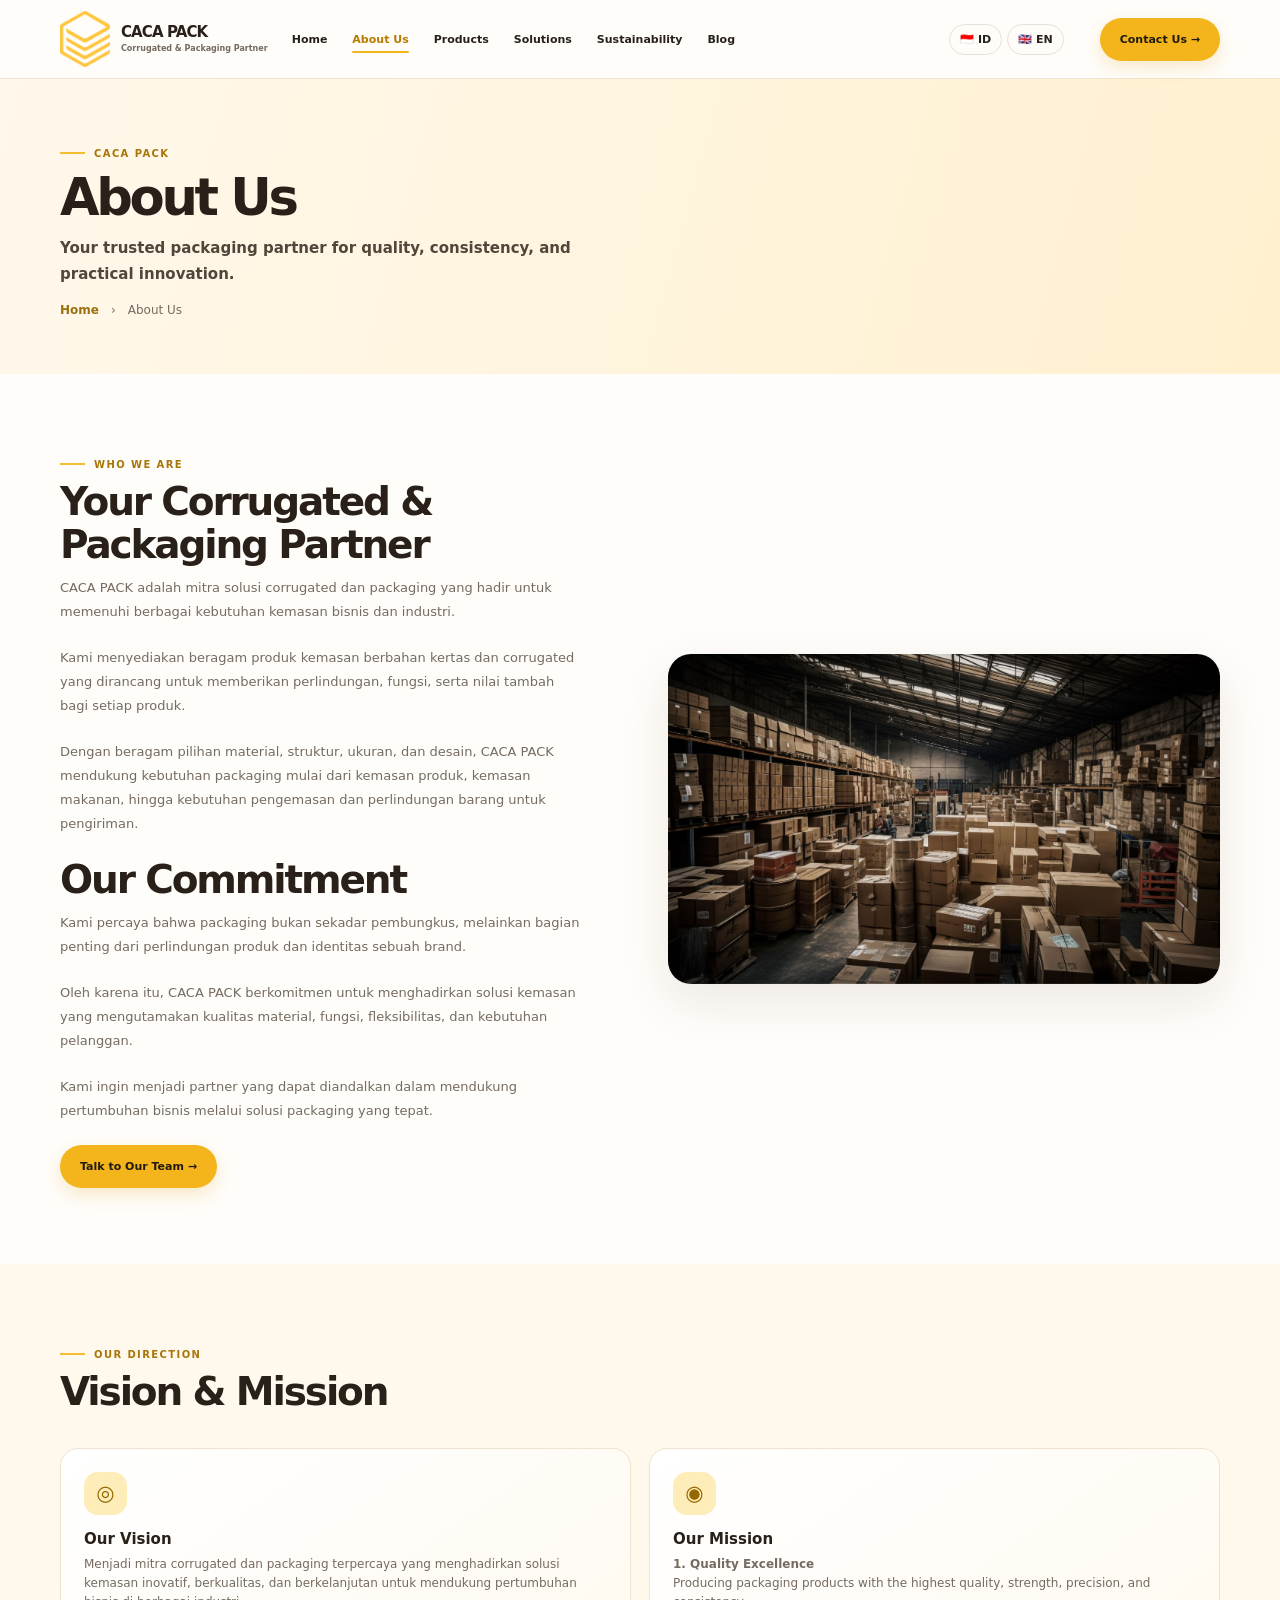
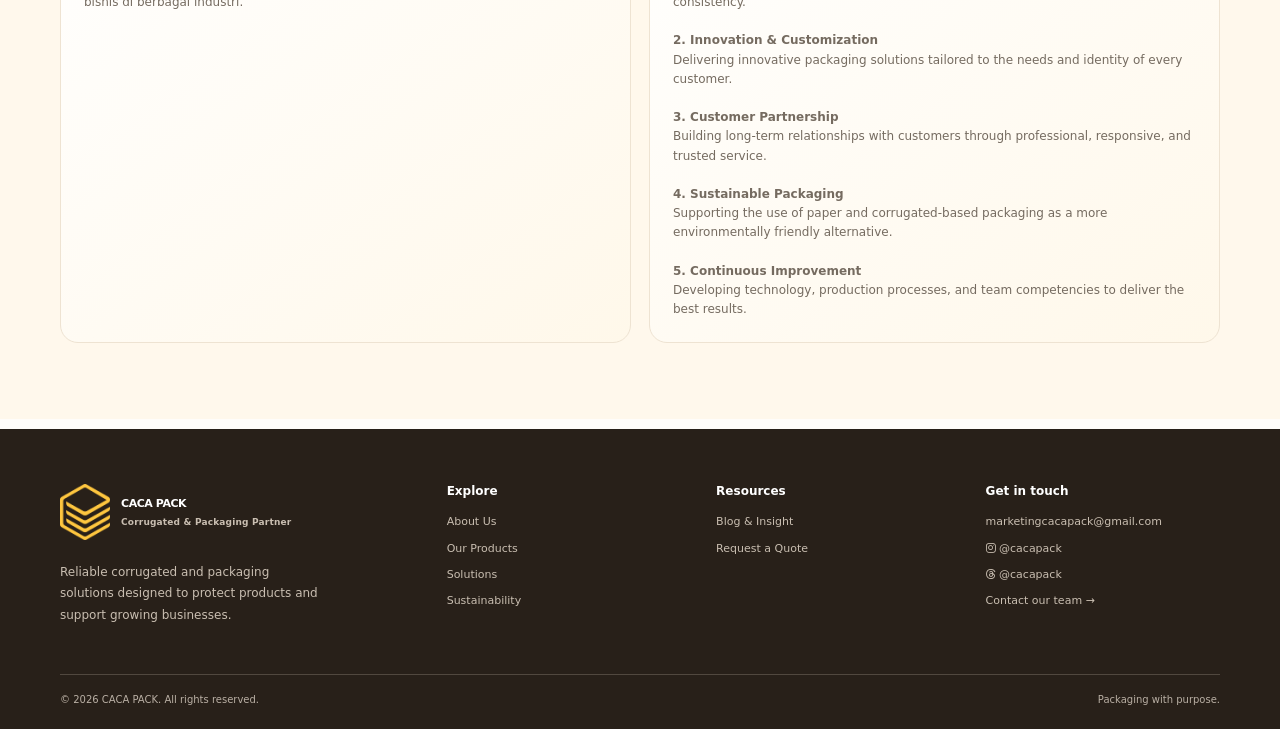
<file: about.html>
<!doctype html>
<html lang="en">
<head>
  <meta charset="utf-8">
  <meta name="viewport" content="width=device-width, initial-scale=1">
  <meta name="description" content="CACA PACK corrugated and packaging solutions">
  <title>About Us | CACA PACK</title>
  <link rel="stylesheet" href="styles.css">
  <link
  rel="stylesheet"
  href="https://cdnjs.cloudflare.com/ajax/libs/font-awesome/6.7.2/css/all.min.css"
/>

</head>
<body>
  <header>
    <div class="container nav">
      <a class="brand" href="index.html" aria-label="about">
      <img src="asset/logo.png">
        <span class="brand-name">CACA PACK<small>Corrugated & Packaging Partner</small></span>
      </a>
      <button class="menu-toggle" aria-label="Open navigation" aria-expanded="false">☰</button>
      <nav class="navlinks">
        <a href="index.html" class="">Home</a>
        <a href="about.html" class="active">About Us</a>
        <a href="products.html" class="">Products</a>
        <a href="solutions.html" class="">Solutions</a>
        <a href="sustainability.html" class="">Sustainability</a>
        <a href="blog.html" class="">Blog</a>
      </nav>
      <a class="btn" href="contact.html">Contact Us →</a>
    </div>
  </header>

  <section class="page-hero">
    <div class="container">
      <span class="eyebrow">CACA PACK</span>
      <h1>About Us</h1>
      <p class="lead">Your trusted packaging partner for quality, consistency, and practical innovation.</p>
      <div class="crumb">
        <a href="index.html">Home</a>　›　About Us
      </div>
    </div>
  </section>

  <main>
    <section>
      <div class="container split">
        <div class="copy">
          <span class="eyebrow">Who we are</span>
          <h2>Your Corrugated & Packaging Partner</h2>
          <p>CACA PACK adalah mitra solusi corrugated dan packaging yang hadir untuk memenuhi berbagai kebutuhan kemasan bisnis dan industri.</p>
          <p>Kami menyediakan beragam produk kemasan berbahan kertas dan corrugated yang dirancang untuk memberikan perlindungan, fungsi, serta nilai tambah bagi setiap produk.</p>
          <p>Dengan beragam pilihan material, struktur, ukuran, dan desain, CACA PACK mendukung kebutuhan packaging mulai dari kemasan produk, kemasan makanan, hingga kebutuhan pengemasan dan perlindungan barang untuk pengiriman.</p>
          
          <H2>Our Commitment</H2>
          <p>Kami percaya bahwa packaging bukan sekadar pembungkus, melainkan bagian penting dari perlindungan produk dan identitas sebuah brand.</p>
          <p>Oleh karena itu, CACA PACK berkomitmen untuk menghadirkan solusi kemasan yang mengutamakan kualitas material, fungsi, fleksibilitas, dan kebutuhan pelanggan.</p>
          <p>Kami ingin menjadi partner yang dapat diandalkan dalam mendukung pertumbuhan bisnis melalui solusi packaging yang tepat.</p>
          <a class="btn" href="contact.html">Talk to Our Team →</a>
        </div>
        <div class="split-img">
          <img src="asset/home/3.jpg" alt="Packaging factory">
        </div>
      </div>
    </section>

    <section style="background:var(--cream)">
      <div class="container">
        <div class="section-head">
          <div>
            <span class="eyebrow">Our direction</span>
            <h2>Vision & Mission</h2>
          </div>
        </div>
        <div class="grid grid-2">
          <div class="icon-card">
            <div class="icon">◎</div>
            <h3>Our Vision</h3>
            <p>Menjadi mitra corrugated dan packaging terpercaya yang menghadirkan solusi kemasan inovatif, berkualitas, dan berkelanjutan untuk mendukung pertumbuhan bisnis di berbagai industri.</p>
          </div>
          <div class="icon-card">
            <div class="icon">◉</div>
            <h3>Our Mission</h3>
             <p>
              <strong>1. Quality Excellence</strong><br>
              Producing packaging products with the highest quality, strength, precision, and consistency.<br><br>
              <strong>2. Innovation & Customization</strong><br>
              Delivering innovative packaging solutions tailored to the needs and identity of every customer.<br><br>
              <strong>3. Customer Partnership</strong><br>
              Building long-term relationships with customers through professional, responsive, and trusted service.<br><br>
              <strong>4. Sustainable Packaging</strong><br>
              Supporting the use of paper and corrugated-based packaging as a more environmentally friendly alternative.<br><br>
              <strong>5. Continuous Improvement</strong><br>
              Developing technology, production processes, and team competencies to deliver the best results.
            </p>
          </div>
        </div>
      </div>
    </section>
  </main>

  <footer>
    <div class="container">
      <div class="footer-grid">
        <div>
          <a class="brand" href="index.html">
            <span><img src="asset/logo.png"></span>
            <span style="color:white">
              CACA PACK
              <small style="color:#c9beb1">Corrugated & Packaging Partner</small>
            </span>
          </a>
          <p style="max-width:260px;margin-top:18px">Reliable corrugated and packaging solutions designed to protect products and support growing businesses.</p>
        </div>
        <div>
          <h4>Explore</h4>
          <div class="footer-links">
            <a href="about.html">About Us</a>
            <a href="products.html">Our Products</a>
            <a href="solutions.html">Solutions</a>
            <a href="sustainability.html">Sustainability</a>
          </div>
        </div>
        <div>
          <h4>Resources</h4>
          <div class="footer-links">
            <a href="blog.html">Blog & Insight</a>
            <a href="contact.html">Request a Quote</a>
          </div>
        </div>
        <div> 
          <h4>Get in touch</h4>
          <div class="footer-links">
            <a href="marketingcacapack@gmail.com"> marketingcacapack@gmail.com</a>
            <a href="https://www.instagram.com/cacapack/"> <i class="fa-brands fa-instagram"></i> @cacapack</a>
            <a href="https://www.threads.com/@caca.pack?xmt=AQG0x4foAdvzgX38Ohn-9QdkGCNKvRKJUVE1vRJW42GY2ho"><i class="fa-brands fa-threads"></i> @cacapack</a>
            <a href="contact.html">Contact our team →</a>
          </div>
        </div>
      </div>
      <div class="copyright">
        <span>© <span data-year></span> CACA PACK. All rights reserved.</span>
        <span>Packaging with purpose.</span>
      </div>
    </div>
  </footer>

  <script src="script.js"></script>
  <script src="language.js"></script>
</body>
</html>
</file>
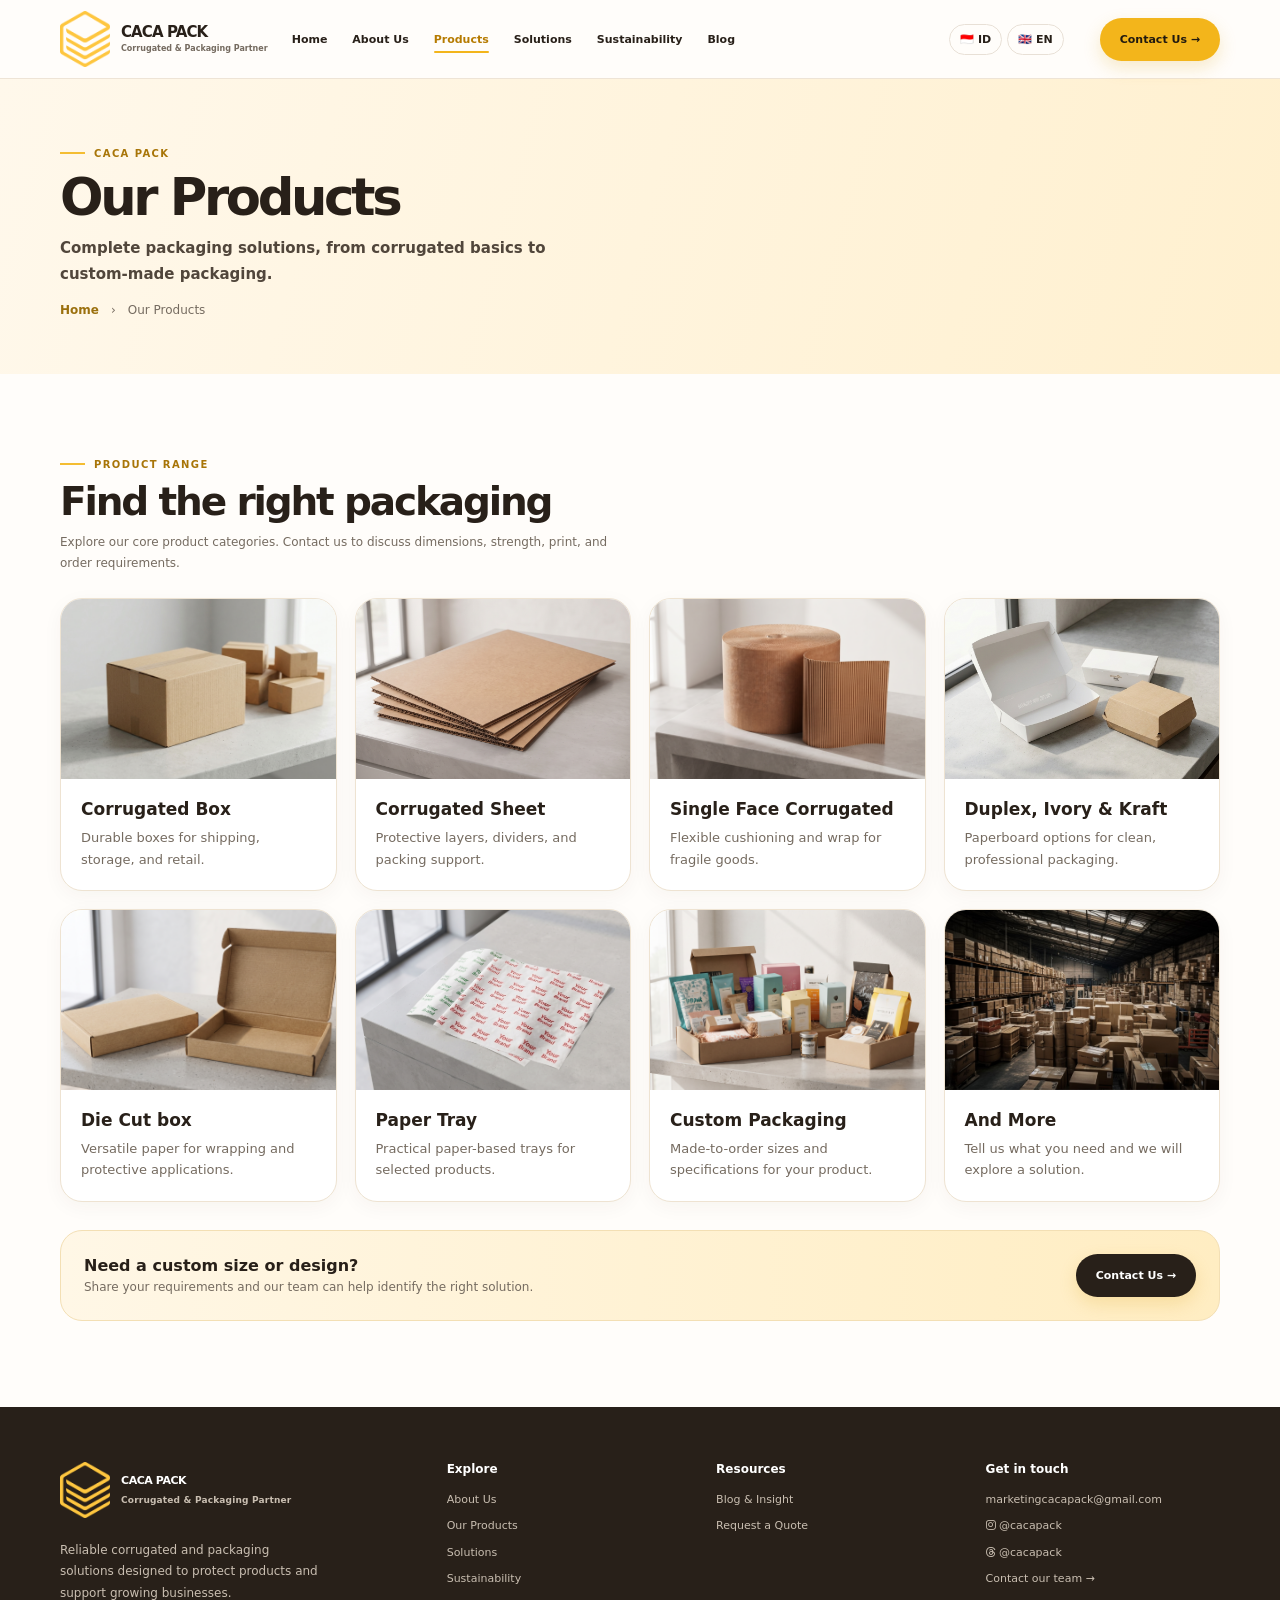
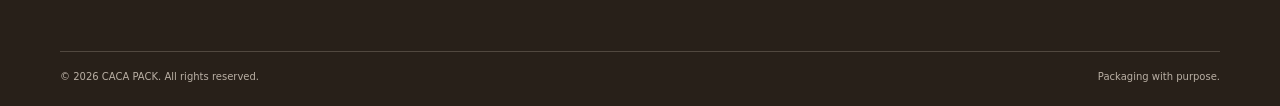
<file: products.html>
<!doctype html>
<html lang="en">
  <head>
    <meta charset="utf-8" />
    <meta name="viewport" content="width=device-width, initial-scale=1" />
    <meta
      name="description"
      content="CACA PACK corrugated and packaging solutions"
    />
    <title>Our Products | CACA PACK</title>
    <link rel="stylesheet" href="styles.css" />
    <link
  rel="stylesheet"
  href="https://cdnjs.cloudflare.com/ajax/libs/font-awesome/6.7.2/css/all.min.css"
/>
  </head>
  <body>
    <header>
      <div class="container nav">
        <a class="brand" href="index.html"
        ><img src="asset/logo.png">
        <span class="brand-name">CACA PACK<small>Corrugated & Packaging Partner</small></span>
      </a>
        <button
          class="menu-toggle"
          aria-label="Open navigation"
          aria-expanded="false"
        >
          ☰
        </button>
        <nav class="navlinks">
          <a href="index.html" class="">Home</a
          ><a href="about.html" class="">About Us</a
          ><a href="products.html" class="active">Products</a
          ><a href="solutions.html" class="">Solutions</a
          ><a href="sustainability.html" class="">Sustainability</a
          ><a href="blog.html" class="">Blog</a>
        </nav>
        <a class="btn" href="contact.html">Contact Us →</a>
      </div>
    </header>
    <section class="page-hero">
      <div class="container">
        <span class="eyebrow">CACA PACK</span>
        <h1>Our Products</h1>
        <p class="lead">
          Complete packaging solutions, from corrugated basics to custom-made
          packaging.
        </p>
        <div class="crumb"><a href="index.html">Home</a>　›　Our Products</div>
      </div>
    </section>
    <main>
      <section>
        <div class="container">
          <div class="section-head">
            <div>
              <span class="eyebrow">Product range</span>
              <h2>Find the right packaging</h2>
              <p>
                Explore our core product categories. Contact us to discuss
                dimensions, strength, print, and order requirements.
              </p>
            </div>
          </div>
          <div class="grid grid-4">
            <article class="card">
              <div class="card-img">
                <img
                  src="asset/home/f1.jpeg"
                  alt="Corrugated Box"
                  loading="lazy"
                />
              </div>
              <div class="card-body">
                <h3>Corrugated Box</h3>
                <p>Durable boxes for shipping, storage, and retail.</p>
              </div>
            </article>
            <article class="card">
              <div class="card-img">
                <img
                  src="asset/home/f2.jpeg"
                  alt="Corrugated Sheet"
                  loading="lazy"
                />
              </div>
              <div class="card-body">
                <h3>Corrugated Sheet</h3>
                <p>Protective layers, dividers, and packing support.</p>
              </div>
            </article>
            <article class="card">
              <div class="card-img">
                <img
                  src="asset/home/f3.jpeg"
                  alt="Single Face Corrugated"
                  loading="lazy"
                />
              </div>
              <div class="card-body">
                <h3>Single Face Corrugated</h3>
                <p>Flexible cushioning and wrap for fragile goods.</p>
              </div>
            </article>
            <article class="card">
              <div class="card-img">
                <img
                  src="asset/home/f4.jpeg"
                  alt="Duplex & Ivory"
                  loading="lazy"
                />
              </div>
              <div class="card-body">
                <h3>Duplex, Ivory &amp; Kraft</h3>
                <p>Paperboard options for clean, professional packaging.</p>
              </div>
            </article>
            <article class="card">
              <div class="card-img">
                <img
                  src="asset/home/f5.jpeg"
                  alt="Die Cut Box"
                  loading="lazy"
                />
              </div>
              <div class="card-body">
                <h3>Die Cut box</h3>
                <p>Versatile paper for wrapping and protective applications.</p>
              </div>
            </article>
            <article class="card">
              <div class="card-img">
                <img
                  src="asset/home/f6.jpeg"
                  alt="Paper Tray"
                  loading="lazy"
                />
              </div>
              <div class="card-body">
                <h3>Paper Tray</h3>
                <p>Practical paper-based trays for selected products.</p>
              </div>
            </article>
            <article class="card">
              <div class="card-img">
                <img
                  src="asset/home/f7.jpeg"
                  alt="Custom Packaging"
                  loading="lazy"
                />
              </div>
              <div class="card-body">
                <h3>Custom Packaging</h3>
                <p>Made-to-order sizes and specifications for your product.</p>
              </div>
            </article>
            <article class="card">
              <div class="card-img">
                <img
                  src="asset/home/3.jpg"
                  alt="And More"
                  loading="lazy"
                />
              </div>
              <div class="card-body">
                <h3>And More</h3>
                <p>Tell us what you need and we will explore a solution.</p>
              </div>
            </article>
          </div>
          <div class="feature-strip">
            <div>
              <strong>Need a custom size or design?</strong>
              <p>
                Share your requirements and our team can help identify the right
                solution.
              </p>
            </div>
            <a class="btn dark" href="contact.html">Contact Us →</a>
          </div>
        </div>
      </section>
    </main>
    <footer>
    <div class="container">
      <div class="footer-grid">
        <div>
          <a class="brand" href="index.html">
            <span><img src="asset/logo.png"></span>
            <span style="color:white">
              CACA PACK
              <small style="color:#c9beb1">Corrugated & Packaging Partner</small>
            </span>
          </a>
          <p style="max-width:260px;margin-top:18px">Reliable corrugated and packaging solutions designed to protect products and support growing businesses.</p>
        </div>
        <div>
          <h4>Explore</h4>
          <div class="footer-links">
            <a href="about.html">About Us</a>
            <a href="products.html">Our Products</a>
            <a href="solutions.html">Solutions</a>
            <a href="sustainability.html">Sustainability</a>
          </div>
        </div>
        <div>
          <h4>Resources</h4>
          <div class="footer-links">
            <a href="blog.html">Blog & Insight</a>
            <a href="contact.html">Request a Quote</a>
          </div>
        </div>
        <div> 
          <h4>Get in touch</h4>
          <div class="footer-links">
            <a href="marketingcacapack@gmail.com"> marketingcacapack@gmail.com</a>
            <a href="https://www.instagram.com/cacapack/"> <i class="fa-brands fa-instagram"></i> @cacapack</a>
            <a href="https://www.threads.com/@caca.pack?xmt=AQG0x4foAdvzgX38Ohn-9QdkGCNKvRKJUVE1vRJW42GY2ho"><i class="fa-brands fa-threads"></i> @cacapack</a>
            <a href="contact.html">Contact our team →</a>
          </div>
        </div>
      </div>
      <div class="copyright">
        <span>© <span data-year></span> CACA PACK. All rights reserved.</span>
        <span>Packaging with purpose.</span>
      </div>
    </div>
  </footer>
    <script src="script.js"></script>
    <script src="language.js"></script>
  </body>
</html>
</file>
<file: styles.css>
:root{--ink:#241d17;--muted:#71665c;--gold:#f4bd32;--gold2:#ffe8a4;--cream:#fbf5eb;--line:#eadfce;--white:#fff;--shadow:0 14px 40px rgba(67,44,18,.09);--radius:22px}
*{box-sizing:border-box}html{scroll-behavior:smooth}body{margin:0;font-family:Inter,ui-sans-serif,system-ui,-apple-system,"Segoe UI",sans-serif;color:var(--ink);background:#fffdfa}a{color:inherit;text-decoration:none}img{max-width:100%;display:block}.container{width:min(1160px,calc(100% - 40px));margin:auto}
header{position:sticky;top:0;z-index:20;background:rgba(255,253,250,.92);backdrop-filter:blur(14px);border-bottom:1px solid rgba(234,223,206,.8)}
.nav{height:78px;display:flex;align-items:center;justify-content:space-between;gap:24px}.brand{display:flex;align-items:center;gap:10px;font-weight:850;letter-spacing:-.04em}.brand-mark{width:38px;height:38px;border:3px solid var(--gold);transform:rotate(30deg);border-radius:7px;display:grid;place-items:center;color:#b78300;font-size:18px}.brand small{display:block;font-size:9px;letter-spacing:.02em;color:var(--muted);font-weight:600}.navlinks{display:flex;align-items:center;gap:23px;font-size:12px;font-weight:700}.navlinks a{padding:10px 0;position:relative}.navlinks a.active,.navlinks a:hover{color:#b27d00}.navlinks a.active:after{content:"";height:2px;background:var(--gold);position:absolute;bottom:2px;left:0;right:0}.btn{display:inline-flex;align-items:center;justify-content:center;gap:9px;padding:13px 19px;border-radius:999px;background:var(--gold);font-size:13px;font-weight:800;border:0;cursor:pointer;transition:.2s;box-shadow:0 6px 16px rgba(220,158,13,.18)}.btn:hover{transform:translateY(-2px);background:#ffca45}.btn.dark{background:var(--ink);color:#fff}.btn.outline{background:#fff;border:1px solid var(--line);box-shadow:none}.menu-toggle{display:none;background:none;border:0;font-size:25px}
.hero{position:relative;overflow:hidden;background:linear-gradient(110deg,#fffaf1 0%,#fff5df 56%,#f8dfaa 100%);border-radius:0 0 30px 30px}.hero-grid{min-height:450px;display:grid;grid-template-columns:1.05fr .95fr;align-items:center;gap:25px;padding:65px 0}.eyebrow{display:inline-flex;gap:8px;align-items:center;color:#986b08;font-size:11px;font-weight:850;text-transform:uppercase;letter-spacing:.13em}.eyebrow:before{content:"";width:25px;height:2px;background:var(--gold)}h1,h2,h3,p{margin-top:0}h1{font-size:clamp(38px,5vw,64px);line-height:1.02;letter-spacing:-.055em;margin:18px 0}h1 span{color:#d99b0c}.lead{font-size:17px;line-height:1.65;color:var(--muted);max-width:550px}.hero-actions{display:flex;gap:12px;flex-wrap:wrap;margin-top:28px}.hero-image{height:365px;border-radius:28px;overflow:hidden;box-shadow:var(--shadow);position:relative}.hero-image img{width:100%;height:100%;object-fit:cover}.hero-image:after{content:"";position:absolute;inset:0;background:linear-gradient(0deg,rgba(39,24,5,.16),transparent 50%)}
.page-hero{background:linear-gradient(105deg,#fff8eb,#fff0cf);padding:60px 0 55px;position:relative;overflow:hidden}.page-hero .container{position:relative;z-index:1}.page-hero h1{font-size:clamp(34px,4vw,52px);margin:12px 0}.crumb{font-size:12px;color:var(--muted)}.crumb a{color:#9b700e;font-weight:700}
section{padding:76px 0}.section-head{display:flex;align-items:end;justify-content:space-between;gap:20px;margin-bottom:27px}.section-head h2{font-size:clamp(26px,3vw,36px);letter-spacing:-.04em;margin:8px 0}.section-head p{color:var(--muted);margin:0;max-width:520px;line-height:1.6;font-size:14px}.grid{display:grid;gap:18px}.grid-4{grid-template-columns:repeat(4,1fr)}.grid-3{grid-template-columns:repeat(3,1fr)}.grid-2{grid-template-columns:repeat(2,1fr)}
.card{background:#fff;border:1px solid var(--line);border-radius:var(--radius);overflow:hidden;box-shadow:0 5px 20px rgba(67,44,18,.045);transition:.22s}.card:hover{transform:translateY(-4px);box-shadow:var(--shadow)}.card-img{height:180px;background:var(--cream);overflow:hidden}.card-img img{width:100%;height:100%;object-fit:cover;transition:transform .4s}.card:hover .card-img img{transform:scale(1.04)}.card-body{padding:20px}.card h3{font-size:17px;margin:0 0 8px}.card p{font-size:13px;line-height:1.65;color:var(--muted);margin:0}.icon-card{padding:23px;background:linear-gradient(145deg,#fff,#fff8ea);border:1px solid var(--line);border-radius:18px}.icon{width:43px;height:43px;border-radius:14px;background:#ffedb9;color:#946800;display:grid;place-items:center;font-size:21px;margin-bottom:15px}.icon-card h3{font-size:15px;margin-bottom:7px}.icon-card p{font-size:12px;color:var(--muted);line-height:1.6;margin:0}
.split{display:grid;grid-template-columns:1fr 1fr;gap:45px;align-items:center}.split-img{height:390px;border-radius:25px;overflow:hidden}.split-img img{width:100%;height:100%;object-fit:cover}.copy p{color:var(--muted);line-height:1.8;font-size:14px}.copy h2{font-size:34px;letter-spacing:-.04em}.feature-strip{background:linear-gradient(90deg,#fff7e6,#ffedc2);border:1px solid #f3dfb4;border-radius:22px;padding:23px;display:flex;align-items:center;justify-content:space-between;gap:20px;margin-top:28px}.feature-strip strong{font-size:16px}.feature-strip p{margin:5px 0 0;color:var(--muted);font-size:12px}
.pill{display:inline-block;padding:7px 11px;background:#fff1c9;color:#8b650c;border-radius:99px;font-size:10px;font-weight:800;letter-spacing:.04em}.check-list{display:grid;gap:15px;margin-top:24px}.check{display:flex;align-items:center;gap:12px;font-weight:750;font-size:14px}.check .icon{margin:0;width:38px;height:38px;flex:none}
.article-date{font-size:11px;color:#a57913;font-weight:800}.article-link{display:inline-flex;margin-top:15px;font-size:12px;font-weight:800;color:#a57913}
.form{display:grid;gap:13px}.form input,.form textarea,.form select{width:100%;border:1px solid var(--line);border-radius:12px;padding:14px 15px;font:inherit;font-size:13px;background:#fffdfa;outline:none}.form input:focus,.form textarea:focus{border-color:#dba51e;box-shadow:0 0 0 3px rgba(244,189,50,.15)}.form textarea{min-height:130px;resize:vertical}.form-note{font-size:12px;color:var(--muted);min-height:18px}
footer{background:#241d17;color:#fff;padding:55px 0 25px;margin-top:30px}.footer-grid{display:grid;grid-template-columns:1.5fr 1fr 1fr 1fr;gap:35px}.footer-grid p,.footer-grid a{color:#c9beb1;font-size:12px;line-height:1.8}.footer-grid h4{font-size:13px;margin:0 0 15px}.footer-links{display:grid;gap:7px}.copyright{border-top:1px solid #51483f;margin-top:35px;padding-top:20px;color:#b9afa4;font-size:11px;display:flex;justify-content:space-between;gap:20px}
.notice{padding:15px 18px;background:#fff8e7;border:1px solid #f2dfb3;border-radius:14px;color:#73530b;font-size:12px;line-height:1.6}
@media(max-width:900px){.navlinks{gap:13px}.grid-4{grid-template-columns:repeat(2,1fr)}.footer-grid{grid-template-columns:repeat(2,1fr)}}
@media(max-width:700px){.container{width:min(100% - 30px,560px)}.nav{height:68px}.menu-toggle{display:block}.navlinks{display:none;position:absolute;top:68px;left:0;right:0;padding:18px 22px 24px;background:#fffdfa;border-bottom:1px solid var(--line);box-shadow:var(--shadow);flex-direction:column;align-items:stretch;gap:5px}.navlinks.open{display:flex}.navlinks a{padding:11px 4px}.navlinks a.active:after{display:none}.nav .btn{display:none}.hero-grid{grid-template-columns:1fr;padding:48px 0 35px;gap:28px}.hero-image{height:260px}.lead{font-size:15px}.page-hero{padding:45px 0}.section-head{align-items:start;flex-direction:column}.split{grid-template-columns:1fr;gap:25px}.split-img{height:270px}.grid-3,.grid-2{grid-template-columns:1fr}.grid-4{gap:12px}.card-img{height:145px}.card-body{padding:15px}.feature-strip{align-items:flex-start;flex-direction:column}.footer-grid{grid-template-columns:1fr 1fr;gap:25px}.copyright{flex-direction:column}.copy h2{font-size:29px}}
@media(max-width:420px){.grid-4{grid-template-columns:1fr 1fr}.footer-grid{grid-template-columns:1fr 1fr}h1{font-size:39px}}

/* ===== CACA PACK HOMEPAGE REDESIGN ===== */
 :root {
  --ink: #282019;
  --muted: #756b60;
  --orange: #f3b51b;
  --orange-deep: #d99500;
  --cream: #fff8ec;
  --paper: #fffdfa;
  --line: #eee3d2;
  --shadow: 0 18px 50px rgba(74, 49, 17, .10);
  --radius: 22px;
}
* { box-sizing: border-box; }
html { scroll-behavior: smooth; }
body { margin: 0; color: var(--ink); background: var(--paper); font-family: "Plus Jakarta Sans", Inter, ui-sans-serif, system-ui, -apple-system, "Segoe UI", sans-serif; }
a { color: inherit; text-decoration: none; }
img { display: block; max-width: 100%; }
.container { width: min(1160px, calc(100% - 48px)); margin: 0 auto; }
.site-header { position: sticky; top: 0; z-index: 30; background: rgba(255,253,250,.94); backdrop-filter: blur(16px); border-bottom: 1px solid rgba(238,227,210,.8); }
.nav { min-height: 78px; display: flex; align-items: center; justify-content: space-between; gap: 24px; }
.brand { display: inline-flex; align-items: center; gap: 11px; flex-shrink: 0; }
.brand-mark { width: 40px; height: 40px; display: grid; place-items: center; color: var(--orange-deep); border: 3px solid var(--orange); border-radius: 9px 14px 9px 14px; transform: rotate(30deg); font-size: 18px; font-weight: 900; }
.brand-mark span { transform: rotate(-30deg); }
.brand-name { font-size: 15px; line-height: 1.1; font-weight: 900; letter-spacing: -.06em; }
.brand-name small { display: block; margin-top: 5px; color: var(--muted); font-size: 8px; letter-spacing: 0; font-weight: 600; }
.navlinks { display: flex; align-items: center; gap: clamp(13px, 2vw, 25px); font-size: 11px; font-weight: 800; }
.navlinks a { position: relative; padding: 12px 0; transition: color .2s; }
.navlinks a:hover, .navlinks a.active { color: #b67b00; }
.navlinks a.active:after { content: ""; position: absolute; height: 2px; left: 0; right: 0; bottom: 5px; background: var(--orange); border-radius: 4px; }
.btn { display: inline-flex; align-items: center; justify-content: center; gap: 13px; min-height: 43px; padding: 0 20px; border: 0; border-radius: 999px; background: var(--orange); color: #211a10; font-size: 11px; font-weight: 900; box-shadow: 0 7px 18px rgba(216,153,12,.20); transition: transform .2s, background .2s, box-shadow .2s; }
.btn:hover { transform: translateY(-3px); background: #ffc83e; box-shadow: 0 10px 22px rgba(216,153,12,.25); }
.btn span { font-size: 16px; line-height: 1; }
.menu-toggle { display: none; border: 0; background: transparent; color: var(--ink); font-size: 25px; cursor: pointer; }
.hero { position: relative; overflow: hidden; isolation: isolate; background: linear-gradient(115deg, #fffaf2 0%, #fff4df 54%, #f9dfaa 100%); }
.hero-grid { min-height: 510px; display: grid; grid-template-columns: 1.03fr .97fr; align-items: center; gap: 25px; padding-top: 48px; padding-bottom: 55px; position: relative; z-index: 2; }
.hero-copy { padding: 10px 0 20px; position: relative; z-index: 2; }
.eyebrow { display: inline-flex; align-items: center; gap: 9px; color: #a87508; font-size: 10px; font-weight: 900; text-transform: uppercase; letter-spacing: .14em; }
.eyebrow i { display: inline-block; width: 23px; height: 2px; background: var(--orange); border-radius: 5px; }
h1, h2, h3, p { margin-top: 0; }
h1 { margin: 19px 0 17px; font-size: clamp(40px, 5.2vw, 66px); line-height: 1.02; letter-spacing: -.065em; font-weight: 900; }
h1 span, h2 span { color: #d99b0b; }
.lead { max-width: 520px; margin-bottom: 15px; color: #51463b; font-size: 15px; line-height: 1.75; font-weight: 600; }
.product-line { color: #66594b; font-size: 12px; line-height: 1.8; font-weight: 700; }
.product-line b { color: #d79a0c; padding: 0 3px; }
.hero-actions { display: flex; align-items: center; gap: 22px; flex-wrap: wrap; margin-top: 25px; }
.text-link { display: inline-flex; align-items: center; gap: 9px; font-size: 11px; font-weight: 800; }
.play-icon { width: 34px; height: 34px; display: grid; place-items: center; border: 1px solid var(--orange); border-radius: 50%; color: #bd8500; font-size: 10px; padding-left: 2px; background: rgba(255,255,255,.6); }
.hero-note { display: flex; align-items: center; gap: 8px; margin-top: 29px; color: #8a7965; font-size: 10px; font-weight: 700; }
.note-mark { display: grid; place-items: center; width: 19px; height: 19px; border-radius: 50%; color: #765300; background: #ffe5a0; }
.hero-visual { height: 405px; position: relative; align-self: center; }
.hero-image-frame { position: absolute; inset: 0 0 0 0; overflow: hidden; border-radius: 48% 22px 22px 22px; box-shadow: var(--shadow); background: #e9c88c; }
.hero-image-frame:after { content: ""; position: absolute; inset: 0; background: linear-gradient(90deg, rgba(255,242,213,.2), transparent 50%), linear-gradient(0deg, rgba(80,49,10,.13), transparent 45%); }
.hero-image-frame img { width: 100%; height: 100%; object-fit: cover; }
.hero-sticker { position: absolute; right: 20px; top: 22px; width: 84px; height: 84px; display: flex; flex-direction: column; justify-content: center; align-items: center; border-radius: 50%; background: var(--orange); color: #2a2115; transform: rotate(9deg); box-shadow: 0 9px 25px rgba(117,76,0,.16); }
.hero-sticker strong { font-size: 19px; font-weight: 900; letter-spacing: -.06em; }
.hero-sticker span { font-size: 8px; font-weight: 800; }
.hero-floating-card { position: absolute; left: -25px; bottom: 25px; display: flex; align-items: center; gap: 12px; padding: 13px 17px; background: rgba(255,255,255,.94); border: 1px solid rgba(255,255,255,.8); border-radius: 15px; box-shadow: var(--shadow); }
.floating-icon { display: grid; place-items: center; width: 38px; height: 38px; border-radius: 12px; color: #936600; background: #fff0c8; font-size: 22px; }
.hero-floating-card strong, .hero-floating-card small { display: block; }
.hero-floating-card strong { font-size: 10px; }
.hero-floating-card small { margin-top: 4px; color: var(--muted); font-size: 9px; }
.hero-glow { position: absolute; z-index: -1; border-radius: 50%; background: rgba(255,196,54,.25); filter: blur(2px); }
.hero-glow-one { width: 370px; height: 370px; right: -80px; top: -190px; }
.hero-glow-two { width: 250px; height: 250px; left: 38%; bottom: -205px; }
.benefits-section { position: relative; z-index: 3; padding: 0 0 42px; margin-top: -12px; }
.benefits-grid { display: grid; grid-template-columns: repeat(4,1fr); gap: 13px; }
.benefit { display: flex; align-items: center; gap: 12px; padding: 17px 16px; border: 1px solid #f0e5d4; border-radius: 15px; background: rgba(255,255,255,.94); box-shadow: 0 8px 25px rgba(74,49,17,.055); }
.benefit-icon { flex: 0 0 39px; width: 39px; height: 39px; display: grid; place-items: center; border-radius: 50%; background: #fff0c9; color: #9c6e08; font-size: 21px; }
.benefit h3 { margin: 0 0 4px; font-size: 11px; font-weight: 900; }
.benefit p { margin: 0; color: var(--muted); font-size: 9px; line-height: 1.4; }
.products-section { padding: 43px 0 70px; }
.section-head { display: flex; justify-content: space-between; align-items: end; gap: 25px; margin-bottom: 25px; }
.section-head h2, .copy h2 { margin: 10px 0 9px; font-size: clamp(27px, 3.3vw, 39px); line-height: 1.12; letter-spacing: -.055em; font-weight: 900; }
.section-head p { margin: 0; max-width: 560px; color: var(--muted); font-size: 12px; line-height: 1.7; }
.article-link { display: inline-flex; align-items: center; gap: 8px; flex-shrink: 0; color: #a87508; font-size: 11px; font-weight: 900; }
.article-link span { font-size: 16px; }
.product-grid { display: grid; grid-template-columns: repeat(6,1fr); gap: 13px; }
.product-card { min-width: 0; overflow: hidden; border: 1px solid var(--line); border-radius: 17px; background: #fff; box-shadow: 0 5px 18px rgba(74,49,17,.035); transition: transform .22s, box-shadow .22s; }
.product-card:hover { transform: translateY(-5px); box-shadow: var(--shadow); }
.product-photo { height: 135px; position: relative; overflow: hidden; background: #f7eddd; }
.product-photo img { width: 100%; height: 100%; object-fit: cover; transition: transform .4s; }
.product-card:hover .product-photo img { transform: scale(1.06); }
.product-arrow { position: absolute; right: 9px; top: 9px; width: 25px; height: 25px; display: grid; place-items: center; border-radius: 50%; background: rgba(255,255,255,.9); color: #9c6e08; font-size: 13px; opacity: 0; transition: opacity .2s; }
.product-card:hover .product-arrow { opacity: 1; }
.product-info { padding: 13px 12px 15px; }
.product-info h3 { margin: 0 0 6px; font-size: 11px; line-height: 1.35; font-weight: 900; }
.product-info p { margin: 0; color: var(--muted); font-size: 9px; line-height: 1.55; }
.product-more { display: flex; align-items: center; justify-content: center; gap: 10px; margin-top: 17px; color: var(--muted); font-size: 10px; }
.product-more span { color: var(--orange-deep); font-size: 24px; font-weight: 500; }
.product-more strong { color: var(--ink); }
.product-more a { color: #a87508; font-weight: 900; text-decoration: underline; text-underline-offset: 3px; }
.grow-section { padding: 0 0 65px; }
.grow-banner { display: grid; grid-template-columns: 1fr 1.5fr auto; align-items: center; gap: 25px; min-height: 145px; padding: 16px 22px 16px 16px; overflow: hidden; border: 1px solid #f0dfbd; border-radius: 22px; background: linear-gradient(100deg,#fff2d4,#fff9ee 65%,#f8e4bb); }
.grow-photo { height: 112px; overflow: hidden; border-radius: 14px; }
.grow-photo img { width: 100%; height: 100%; object-fit: cover; }
.grow-copy h2 { margin: 7px 0 5px; font-size: 27px; letter-spacing: -.055em; font-weight: 900; }
.grow-copy p { margin: 0; color: var(--muted); font-size: 11px; line-height: 1.6; }
.about-preview { padding: 25px 0 80px; }
.split { display: grid; grid-template-columns: 1fr 1fr; gap: 55px; align-items: center; }
.split-img { height: 330px; overflow: hidden; border-radius: 23px; box-shadow: var(--shadow); }
.split-img img { width: 100%; height: 100%; object-fit: cover; }
.copy p { max-width: 520px; margin: 0 0 22px; color: var(--muted); font-size: 13px; line-height: 1.85; }
footer { margin-top: 10px; padding: 55px 0 24px; background: #282019; color: #fff; }
.footer-grid { display: grid; grid-template-columns: 1.5fr 1fr 1fr 1fr; gap: 35px; }
.footer-brand .brand-name { color: #fff; }
.footer-brand .brand-name small { color: #c9beb1; }
.footer-intro, .footer-grid a { color: #c9beb1; font-size: 11px; line-height: 1.85; }
.footer-intro { max-width: 270px; margin: 17px 0 0; }
.footer-grid h4 { margin: 0 0 14px; font-size: 12px; }
.footer-links { display: grid; gap: 6px; }
.footer-links a:hover { color: var(--orange); }
.copyright { display: flex; justify-content: space-between; gap: 20px; margin-top: 35px; padding-top: 19px; border-top: 1px solid #51483f; color: #b9afa4; font-size: 10px; }
@media (max-width: 980px) {
  .navlinks { gap: 13px; font-size: 10px; }
  .nav { gap: 15px; }
  .nav-cta { padding: 0 14px; }
  .product-grid { grid-template-columns: repeat(3,1fr); }
  .product-photo { height: 160px; }
  .benefit { padding: 14px 11px; }
  .grow-banner { grid-template-columns: .8fr 1.5fr auto; gap: 17px; }
}
@media (max-width: 720px) {
  .container { width: min(100% - 32px, 560px); }
  .nav { min-height: 68px; }
  .menu-toggle { display: block; margin-left: auto; }
  .navlinks { display: none; position: absolute; top: 68px; left: 0; right: 0; padding: 14px 22px 20px; background: #fffdfa; border-bottom: 1px solid var(--line); box-shadow: var(--shadow); flex-direction: column; align-items: stretch; gap: 2px; }
  .navlinks.open { display: flex; }
  .navlinks a { padding: 12px 4px; }
  .navlinks a.active:after { display: none; }
  .nav-cta { display: none; }
  .hero-grid { grid-template-columns: 1fr; gap: 22px; padding-top: 42px; padding-bottom: 40px; }
  .hero-copy { padding-bottom: 0; }
  h1 { font-size: clamp(39px, 10vw, 54px); }
  .lead { font-size: 14px; }
  .hero-visual { height: 300px; margin: 0 0 0 15px; }
  .hero-image-frame { border-radius: 120px 18px 18px 18px; }
  .hero-floating-card { left: -15px; bottom: 15px; }
  .hero-sticker { width: 68px; height: 68px; }
  .hero-sticker strong { font-size: 16px; }
  .benefits-section { margin-top: 0; padding: 18px 0 25px; }
  .benefits-grid { grid-template-columns: repeat(2,1fr); gap: 9px; }
  .benefit { padding: 12px 10px; gap: 9px; }
  .benefit-icon { width: 34px; height: 34px; flex-basis: 34px; font-size: 18px; }
  .benefit h3 { font-size: 10px; }
  .benefit p { font-size: 8px; }
  .products-section { padding: 35px 0 48px; }
  .section-head { align-items: flex-start; flex-direction: column; gap: 12px; }
  .section-head h2, .copy h2 { font-size: 30px; }
  .product-grid { grid-template-columns: repeat(2,1fr); gap: 10px; }
  .product-photo { height: 145px; }
  .product-info { padding: 12px 10px; }
  .product-more { flex-wrap: wrap; }
  .grow-section { padding-bottom: 45px; }
  .grow-banner { grid-template-columns: 1fr; padding: 14px; gap: 15px; }
  .grow-photo { height: 150px; }
  .grow-copy h2 { font-size: 25px; }
  .grow-banner .btn { justify-self: start; }
  .about-preview { padding: 15px 0 55px; }
  .split { grid-template-columns: 1fr; gap: 25px; }
  .split-img { height: 240px; }
  .footer-grid { grid-template-columns: repeat(2,1fr); gap: 28px 20px; }
  .copyright { flex-direction: column; gap: 8px; }
}
@media (max-width: 390px) {
  .brand-name { font-size: 13px; }
  .brand-mark { width: 35px; height: 35px; }
  .hero-actions { gap: 14px; }
  .hero-actions .btn { padding: 0 15px; }
  .product-photo { height: 125px; }
  .footer-grid { grid-template-columns: 1fr 1fr; }
}
.social-links {
  display: flex;
  gap: 24px;
}

.social-links a {
  display: flex;
  align-items: center;
  gap: 8px;
  color: inherit;
  text-decoration: none;
}

.social-links i {
  font-size: 20px;
}

img {
  width: 50px;
  height: auto;
  object-fit: contain;
}

/* ===== PRODUCT ADD / UPLOAD FEATURE ===== */
.product-actions{display:flex;align-items:center;justify-content:space-between;gap:20px;margin-top:20px}
.add-product-trigger{display:flex;align-items:center;gap:10px;padding:7px 15px 7px 7px;border:1px dashed #d9a21e;border-radius:999px;background:#fffaf0;color:#7d5907;cursor:pointer;font:inherit;transition:.2s}
.add-product-trigger:hover{background:#fff0c9;border-style:solid;transform:translateY(-2px)}
.plus-symbol{width:38px;height:38px;display:grid;place-items:center;border-radius:50%;background:var(--orange);color:#241d17;font-size:27px;line-height:1;font-weight:500}
.add-label{font-size:11px;font-weight:900}
.product-more{margin-top:0}
.product-more a{display:inline-flex;align-items:center;gap:6px}
.product-more a span{font-size:15px}
.product-card.user-added{position:relative}
.remove-user-product{position:absolute;z-index:2;right:8px;top:8px;width:29px;height:29px;display:grid;place-items:center;border:0;border-radius:50%;background:rgba(255,255,255,.95);color:#8b2c20;font-size:17px;cursor:pointer;box-shadow:0 2px 8px rgba(0,0,0,.12)}
.product-dialog{width:min(500px,calc(100% - 28px));max-width:none;max-height:min(90vh,800px);padding:0;border:1px solid #eee1cd;border-radius:22px;background:#fffdfa;color:var(--ink);box-shadow:0 25px 90px rgba(35,25,12,.28)}
.product-dialog::backdrop{background:rgba(35,27,18,.55);backdrop-filter:blur(3px)}
.product-form{padding:27px}
.dialog-heading{display:flex;justify-content:space-between;gap:15px;align-items:flex-start;margin-bottom:20px}
.dialog-heading h2{margin:8px 0 6px;font-size:25px;line-height:1.15;letter-spacing:-.05em}
.dialog-heading p{margin:0;color:var(--muted);font-size:11px;line-height:1.6}
.dialog-close{width:34px;height:34px;flex-shrink:0;border:0;border-radius:50%;background:#f5eddf;color:var(--ink);font-size:23px;cursor:pointer}
.upload-area{display:flex;align-items:center;justify-content:center;width:100%;min-height:175px;overflow:hidden;border:1.5px dashed #d9bd80;border-radius:15px;background:#fff8e9;cursor:pointer}
.upload-area img{width:100%;height:220px;object-fit:contain;background:#f7efdf}
.upload-placeholder{display:flex;flex-direction:column;align-items:center;gap:7px;padding:20px;text-align:center}
.upload-placeholder b{width:39px;height:39px;display:grid;place-items:center;border-radius:50%;background:#ffe5a1;color:#8b6200;font-size:25px;font-weight:500}
.upload-placeholder strong{font-size:12px}
.upload-placeholder small{color:var(--muted);font-size:10px}
#productImage{position:absolute;width:1px;height:1px;opacity:0;pointer-events:none}
.field-label{display:block;margin:16px 0 7px;font-size:11px;font-weight:900}
.product-input,.product-textarea{display:block;width:100%;padding:12px 13px;border:1px solid #e7dccb;border-radius:11px;outline:none;background:#fff;color:var(--ink);font:inherit;font-size:12px}
.product-input:focus,.product-textarea:focus{border-color:#d69a0a;box-shadow:0 0 0 3px rgba(243,181,27,.14)}
.product-textarea{resize:vertical;line-height:1.6}
.form-feedback{min-height:16px;margin:8px 0 0;color:#a33c28;font-size:10px}
.dialog-actions{display:flex;justify-content:flex-end;align-items:center;gap:10px;margin-top:8px}
.cancel-button{min-height:42px;padding:0 17px;border:1px solid #e8ddcc;border-radius:999px;background:#fff;color:var(--ink);font:inherit;font-size:11px;font-weight:800;cursor:pointer}
@media(max-width:720px){.product-actions{align-items:flex-start;flex-direction:column}.product-more{justify-content:flex-start}.product-form{padding:21px}}

/* Language selector */
.language-switch{display:flex;align-items:center;gap:5px;margin-left:auto;margin-right:12px;flex-shrink:0}
.language-switch button{border:1px solid rgba(255,255,255,.2);background:transparent;color:inherit;border-radius:999px;padding:8px 10px;font:inherit;font-size:11px;font-weight:600;cursor:pointer;transition:.2s}
.site-header .language-switch button,.nav .language-switch button{border-color:#e8e0d6;color:var(--ink)}
.language-switch button:hover,.language-switch button.active{background:var(--orange);border-color:var(--orange);color:#fff}
@media(max-width:720px){.language-switch{position:absolute;right:66px;top:17px;margin:0;width:auto!important;order:initial;z-index:5}}
</file>
